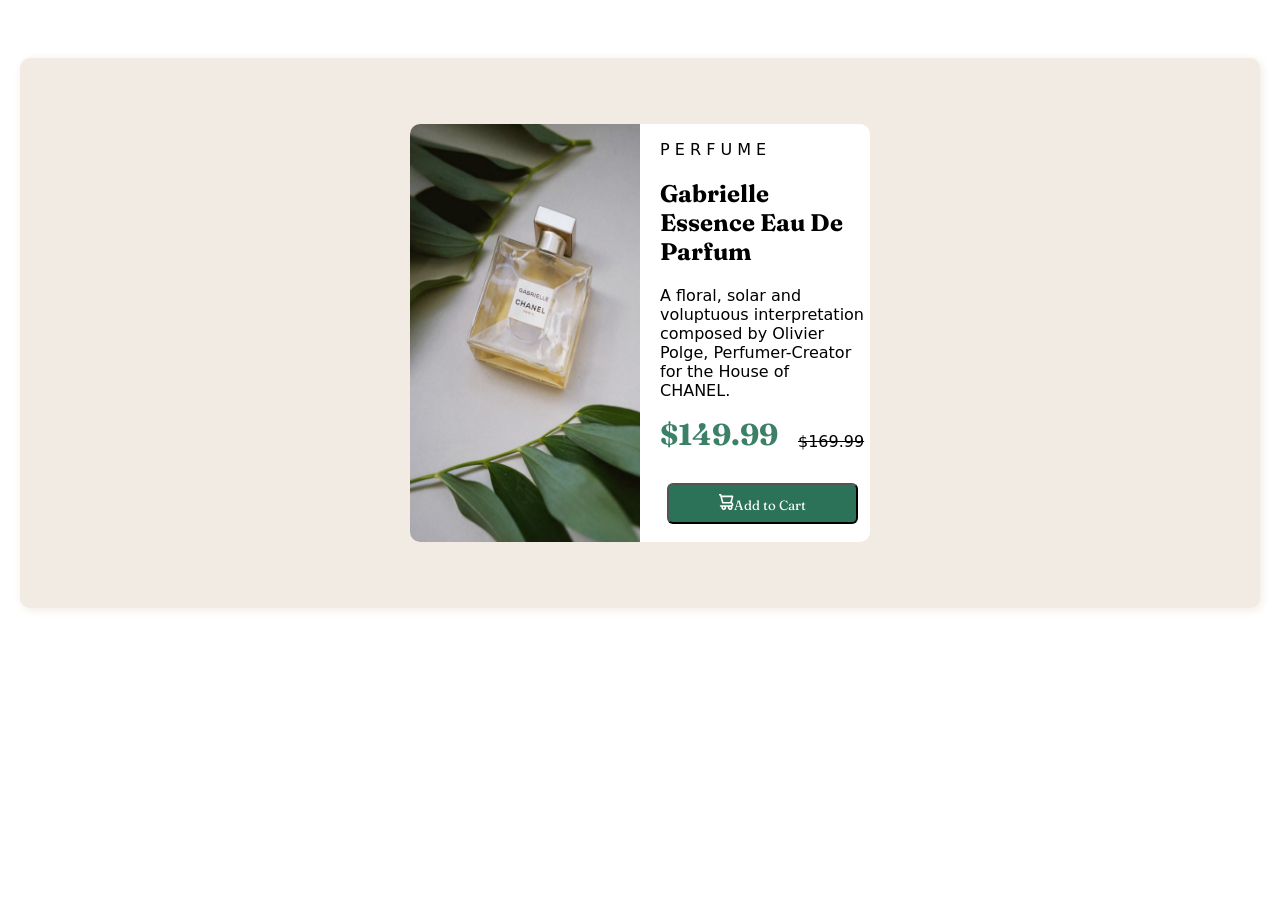
<file: level 047/index.html>
<!DOCTYPE html>
<html lang="en">
<head>
  <meta charset="UTF-8">
  <meta name="viewport" content="width=device-width, initial-scale=1.0"> <!-- displays site properly based on user's device -->

  <link rel="icon" type="image/png" sizes="32x32" href="./images/favicon-32x32.png">
  
  <title>Frontend Mentor | Product preview card component</title>
  <link rel="stylesheet" href="style.css">
  <!-- Feel free to remove these styles or customise in your own stylesheet 👍 -->
  <!-- <style>
    

  </style> -->
</head>
<body class="body">
  <div action="" class="forma">
    <div class="divimg">
      
    <div class="d1">
      <img src="./images/image-product-desktop.jpg" alt="" class="img">
    </div>
    <div class="texts">
    <p class="pp">P e r f u m e</p> 
    <h2 class="h2">Gabrielle Essence Eau De Parfum</h2>
    
    <p class="p2">A floral, solar and voluptuous interpretation composed by Olivier Polge, 
    Perfumer-Creator for the House of CHANEL.
    <div class="price">
      <p class="prc1">$149.99</p>
      <p class="prc2">$169.99</p>
    </div>

    <div class="button">
      
      <button class="btn"><svg width="15" height="16" xmlns="http://www.w3.org/2000/svg"><path d="M14.383 10.388a2.397 2.397 0 0 0-1.518-2.222l1.494-5.593a.8.8 0 0 0-.144-.695.8.8 0 0 0-.631-.28H2.637L2.373.591A.8.8 0 0 0 1.598 0H0v1.598h.983l1.982 7.4a.8.8 0 0 0 .799.59h8.222a.8.8 0 0 1 0 1.599H1.598a.8.8 0 1 0 0 1.598h.943a2.397 2.397 0 1 0 4.507 0h1.885a2.397 2.397 0 1 0 4.331-.376 2.397 2.397 0 0 0 1.12-2.021ZM11.26 7.99H4.395L3.068 3.196h9.477L11.26 7.991Zm-6.465 6.392a.8.8 0 1 1 0-1.598.8.8 0 0 1 0 1.598Zm6.393 0a.8.8 0 1 1 0-1.598.8.8 0 0 1 0 1.598Z" fill="#FFF" class="svg"/></svg>Add to Cart</button>
      
    </div>
    
    </p>
  </div>
  </div>
    
  </div>
  <!-- <div class="attribution">
    Challenge by <a href="https://www.frontendmentor.io?ref=challenge" target="_blank">Frontend Mentor</a>. 
    Coded by <a href="#">Your Name Here</a>.
  </div> -->

</body>
</html>
</file>
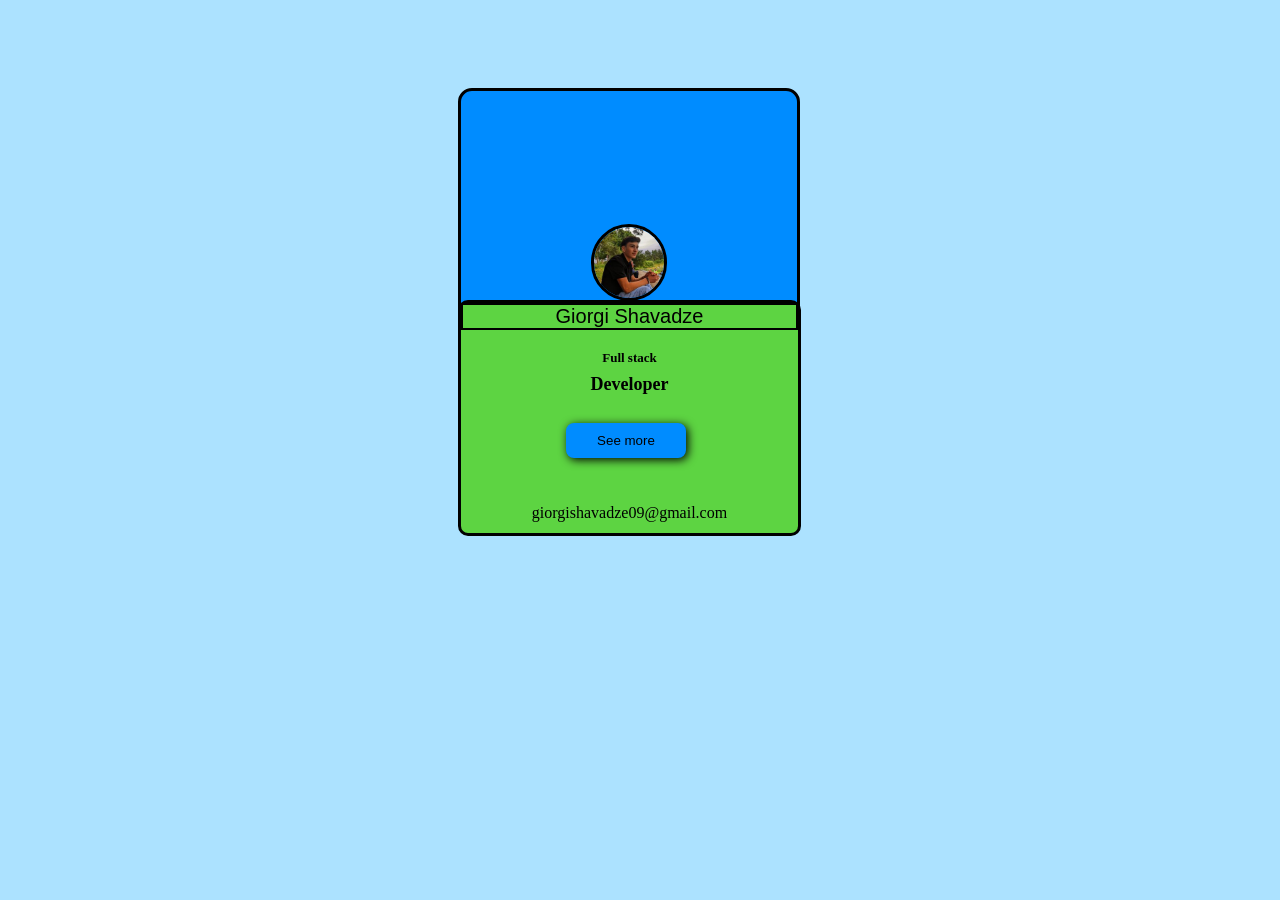
<file: level 041/homework/index.html>
<!DOCTYPE html>
<html lang="en">
<head>
    <meta charset="UTF-8">
    <meta name="viewport" content="width=device-width, initial-scale=1.0">
    <title>My profile</title>
    <link rel="stylesheet" href="./css/style.css">
</head>
<body>
    <form action="" class="main">
        <div class="image">
            <img src="./img/me.jpg" alt="me" class="me">
        </div>
    </form>
    <form action="#" class="info">
        <div class="name">
            <p class="fulname">Giorgi Shavadze</p>
        </div>
        <div class="job">
            <p class="full">Full stack</p>
            <p class="developer">Developer</p>
        </div>
        <div class="btn">
            <button class="button"><a href="profile.html">See more</a></button>
        </div>
        <div class="mail">
            <p>giorgishavadze09@gmail.com</p>
        </div>
    </form>
</body>
</html>
</file>
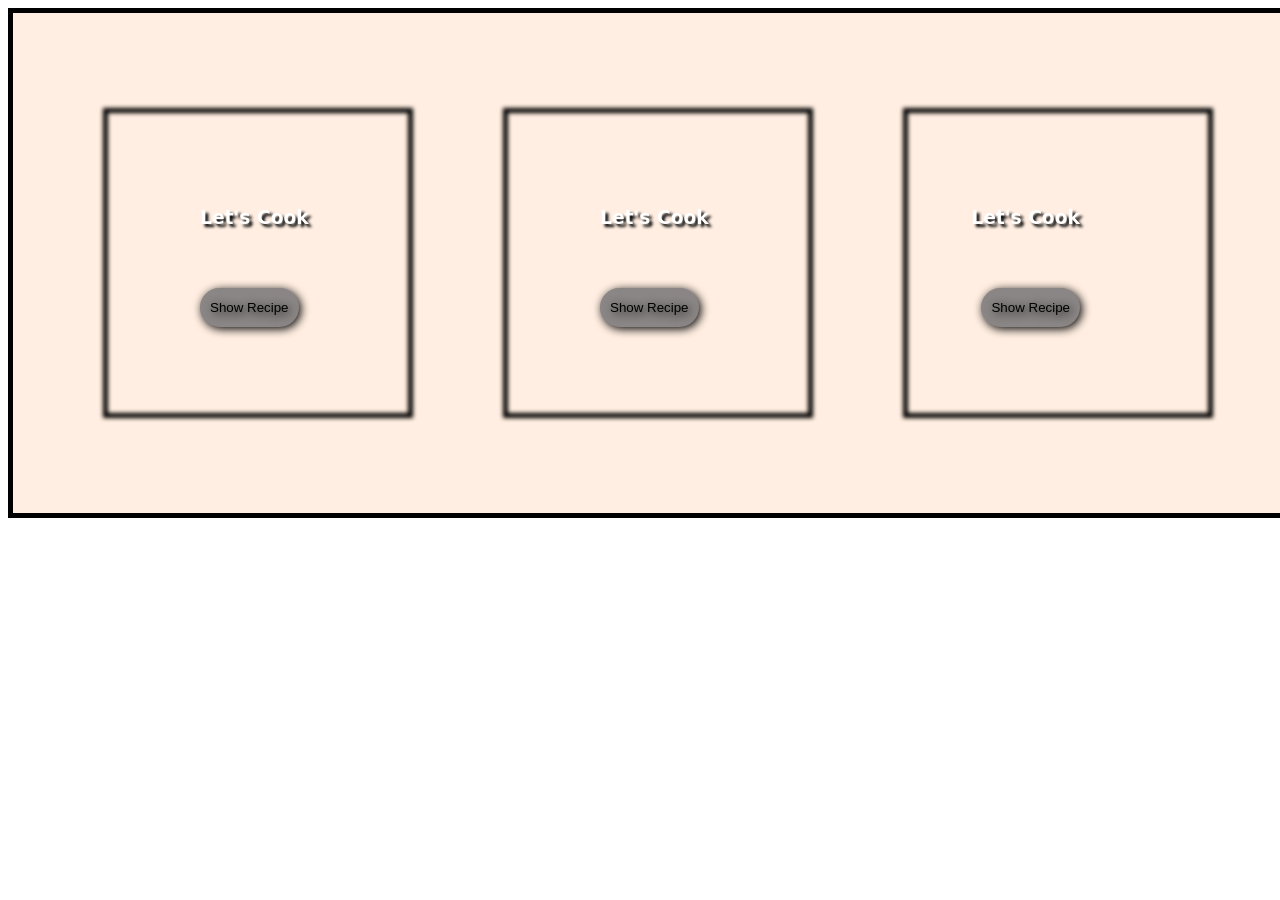
<file: level 045/homework/index.html>
<!DOCTYPE html>
<html lang="en">
<head>
    <meta charset="UTF-8">
    <meta name="viewport" content="width=device-width, initial-scale=1.0">
    <title>Document</title>
    <link rel="stylesheet" href="style.css">
</head>
<body>
    <div class="food">
        <div class="food1"> 
         
        </div>
        <div class="food2"> 
        </div>
        
        <div class="food3">
           
        </div>
    <div class="bth">
        <h3 class="h1">Let's Cook</h3>
        <h3 class="h2">Let's Cook</h3>
        <h3 class="h3">Let's Cook</h3>
        <button class="btn">Show Recipe</button>
        <button class="btn1">Show Recipe</button>
        <button class="btn2">Show Recipe</button>
    </div>
    </div>
   
</body>
</html>
</file>
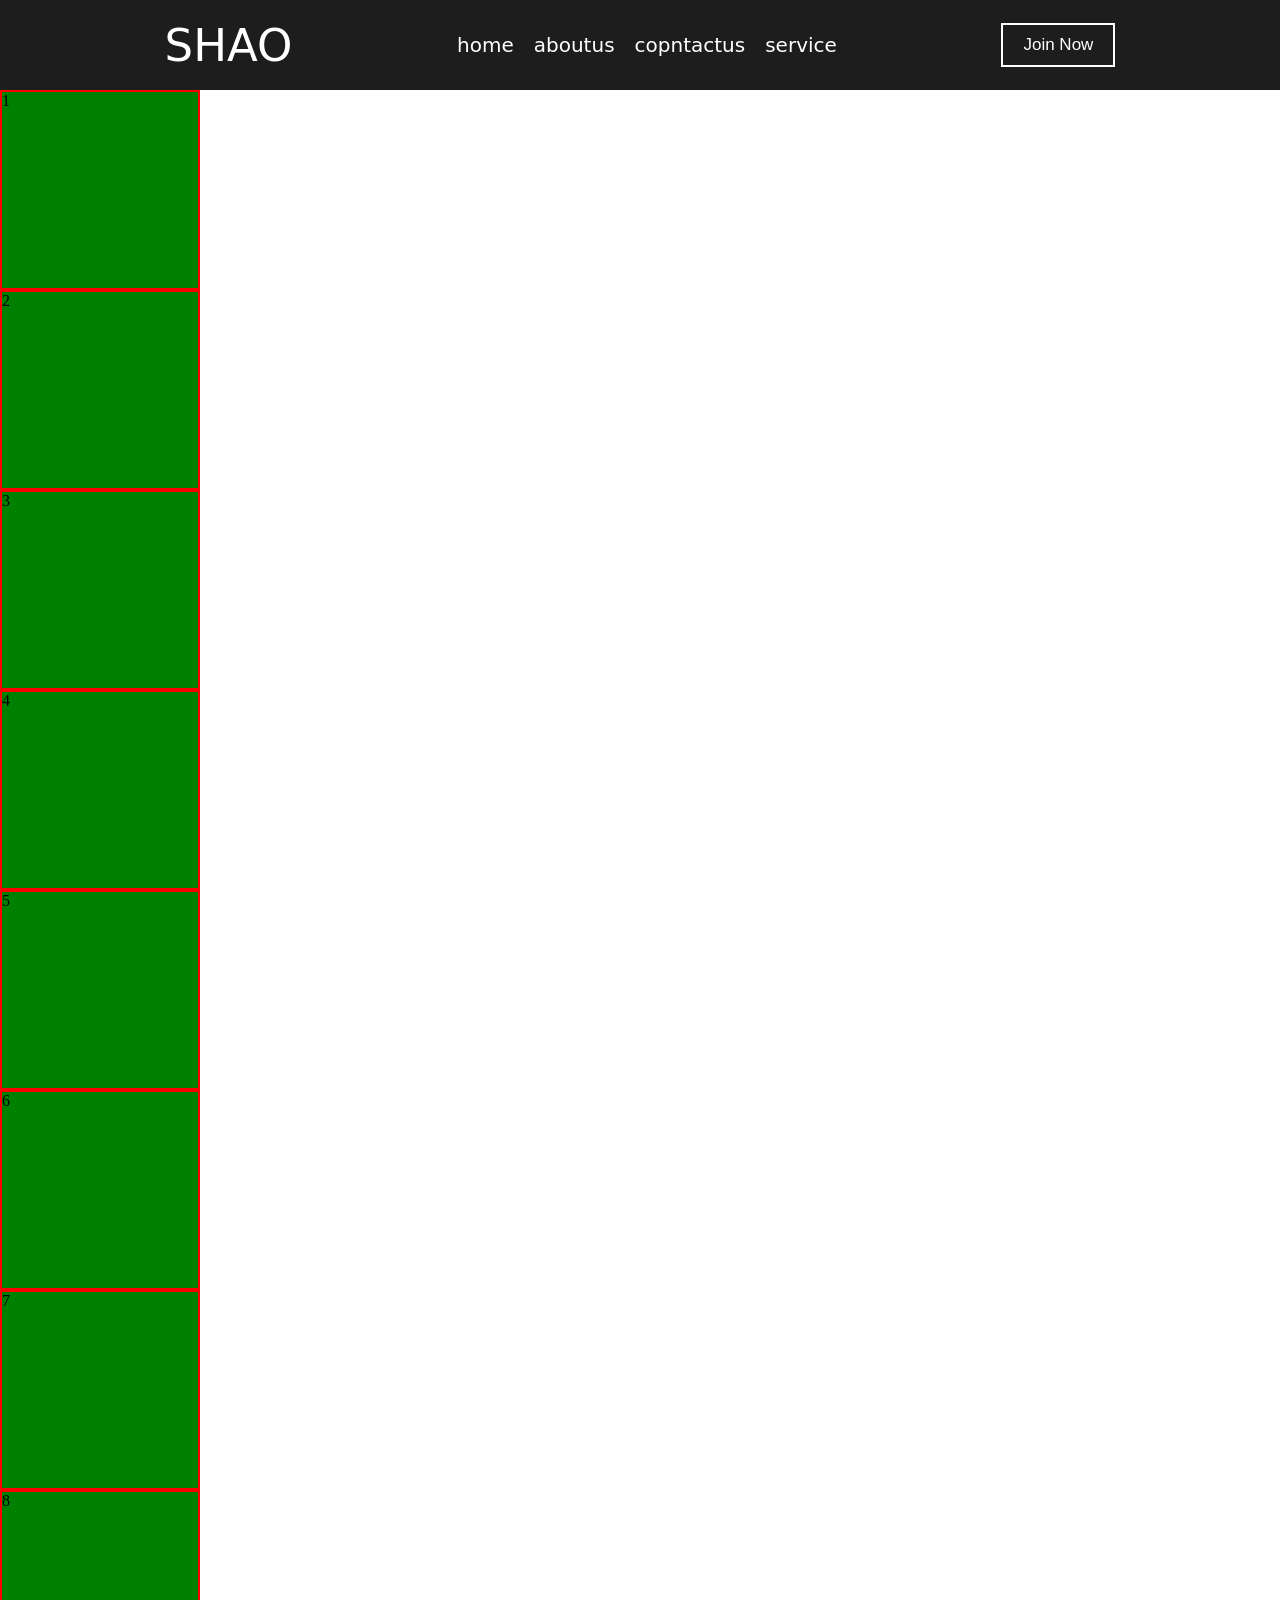
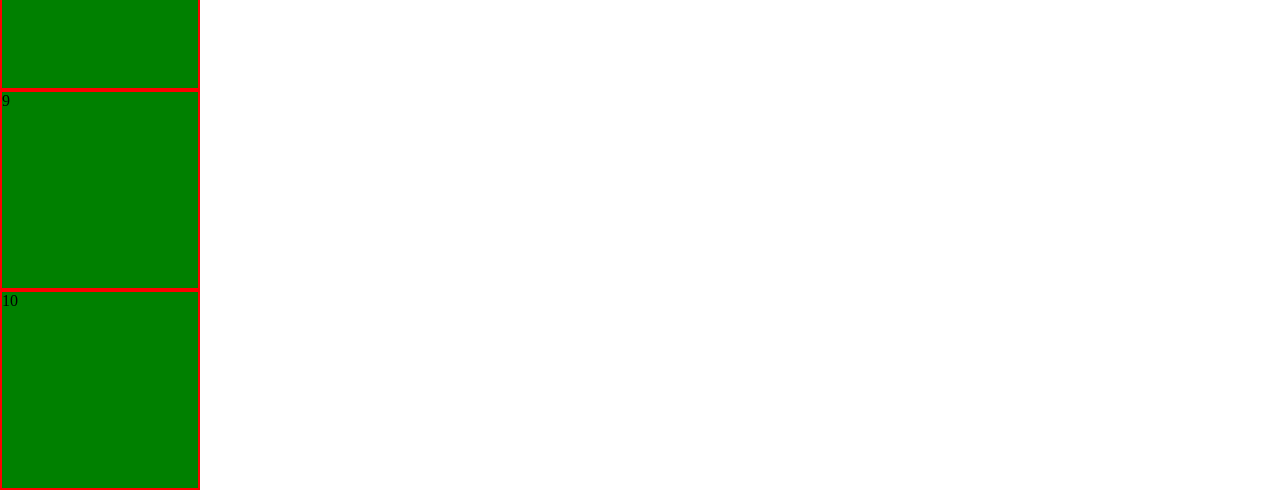
<file: level 050/classwork2/index.html>
<!DOCTYPE html>
<html lang="en">
<head>
    <meta charset="UTF-8">
    <meta name="viewport" content="width=device-width, initial-scale=1.0">
    <title>Document</title>
    <link rel="stylesheet" href="style.css">
</head>
<body>
    <header>
        <h1>shao</h1>
        <nav>
            
            <ul>
                <li><a href="">home</a></li>
                <li><a href="">aboutus</a></li>
                <li><a href="">copntactus</a></li>
                <li><a href="">service</a></li>
            </ul>
            
        </nav>
        <button> join now</button>
    </header>
    <main>
        <section>1</section>
        <section>2</section>
        <section>3</section>
        <section>4</section>
        <section>5</section>
        <section>6</section>
        <section>7</section>
        <section>8</section>
        <section>9</section>
        <section>10</section>
    </main>
</body>
</html>
</file>
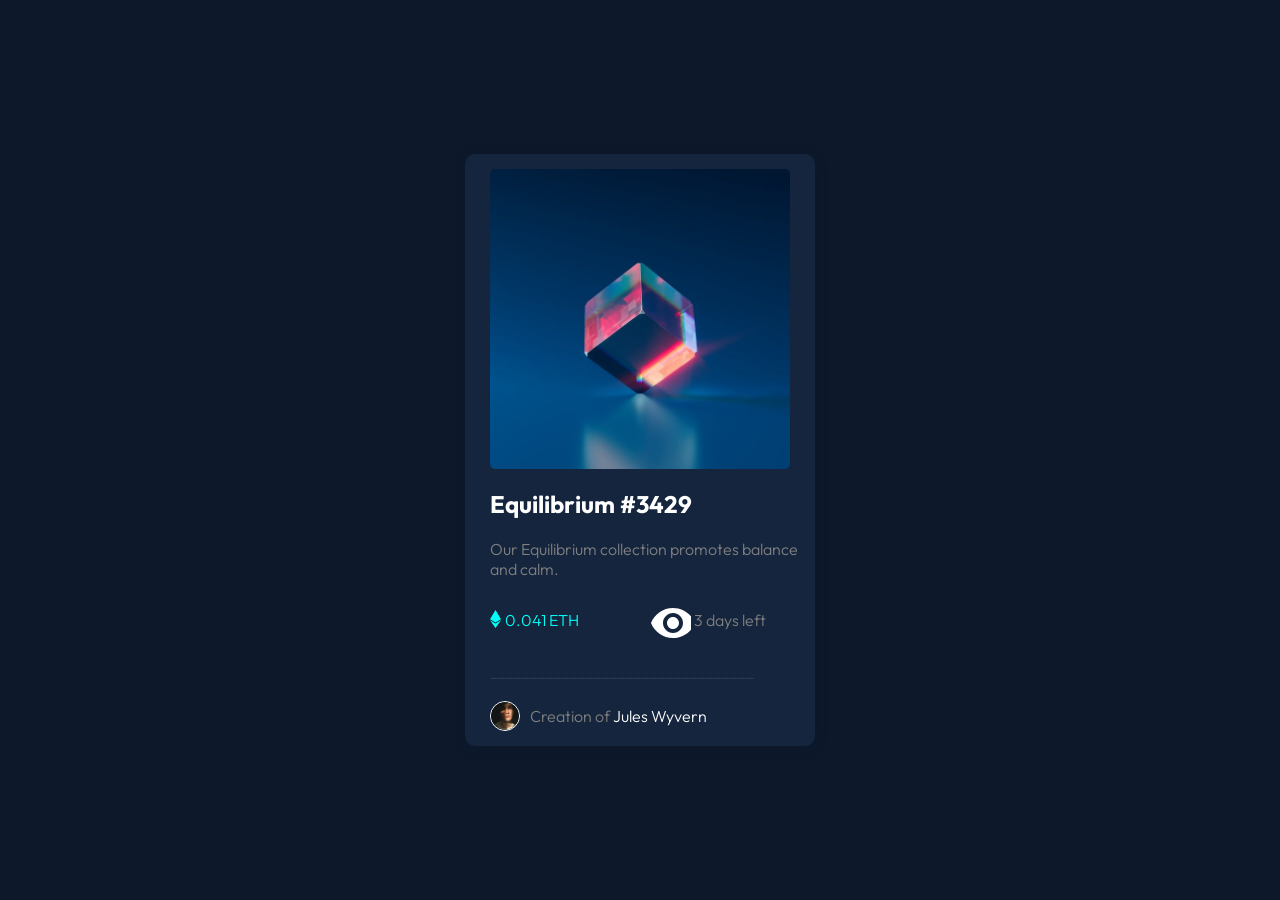
<file: level 050/homework/index.html>
<!DOCTYPE html>
<html lang="en">
<head>
  <meta charset="UTF-8">
  <meta name="viewport" content="width=device-width, initial-scale=1.0"> 

  <link rel="icon" type="image/png" sizes="32x32" href="./images/favicon-32x32.png">
  
  <title>Frontend Mentor | NFT preview card component</title>
<link rel="stylesheet" href="style.css">
  <style>
    .attribution { font-size: 11px; text-align: center; }
    .attribution a { color: hsl(228, 45%, 44%); }
  </style>
</head>
<body>
  <main>
  <div class="main">
    <img src="./images/image-equilibrium.jpg" alt="" class="image"> <br>
  <h2 class="equilibrium">Equilibrium #3429</h2> <br>
  <p class="about">Our Equilibrium collection promotes balance and calm.</p><br>
<div class="paragraphs">
  <div class="prc">
    <svg width="11" height="18" xmlns="http://www.w3.org/2000/svg"><path d="M11 10.216 5.5 18 0 10.216l5.5 3.263 5.5-3.262ZM5.5 0l5.496 9.169L5.5 12.43 0 9.17 5.5 0Z" fill="#00FFF8"/></svg>
    <p class="price">0.041 ETH</p>
  </div>
  <div class="dta">
    <svg  width="42" height="42" xmlns="http://www.w3.org/2000/svg" class="svg"><g fill="none" fill-rule="evenodd"><path d="M0 0h48v48H0z"/><path d="M24 9C14 9 5.46 15.22 2 24c3.46 8.78 12 15 22 15 10.01 0 18.54-6.22 22-15-3.46-8.78-11.99-15-22-15Zm0 25c-5.52 0-10-4.48-10-10s4.48-10 10-10 10 4.48 10 10-4.48 10-10 10Zm0-16c-3.31 0-6 2.69-6 6s2.69 6 6 6 6-2.69 6-6-2.69-6-6-6Z" fill="#FFF" fill-rule="nonzero"/></g></svg>
    <p class="date">3 days left</p>
  </div>
</div> <br> 
<p class="line">_________________________________</p><br>
<div class="avatar">
  <img src="./images/image-avatar.png" alt="" class="profile">
  <p class="creaton">Creation of <span class="name"> Jules Wyvern</span></p>
</div>  
</div>
</main>
  <!-- <div class="attribution">
    Challenge by <a href="https://www.frontendmentor.io?ref=challenge" target="_blank">Frontend Mentor</a>. 
    Coded by <a href="#">Your Name Here</a>.
  </div> -->

</body>
</html>
</file>
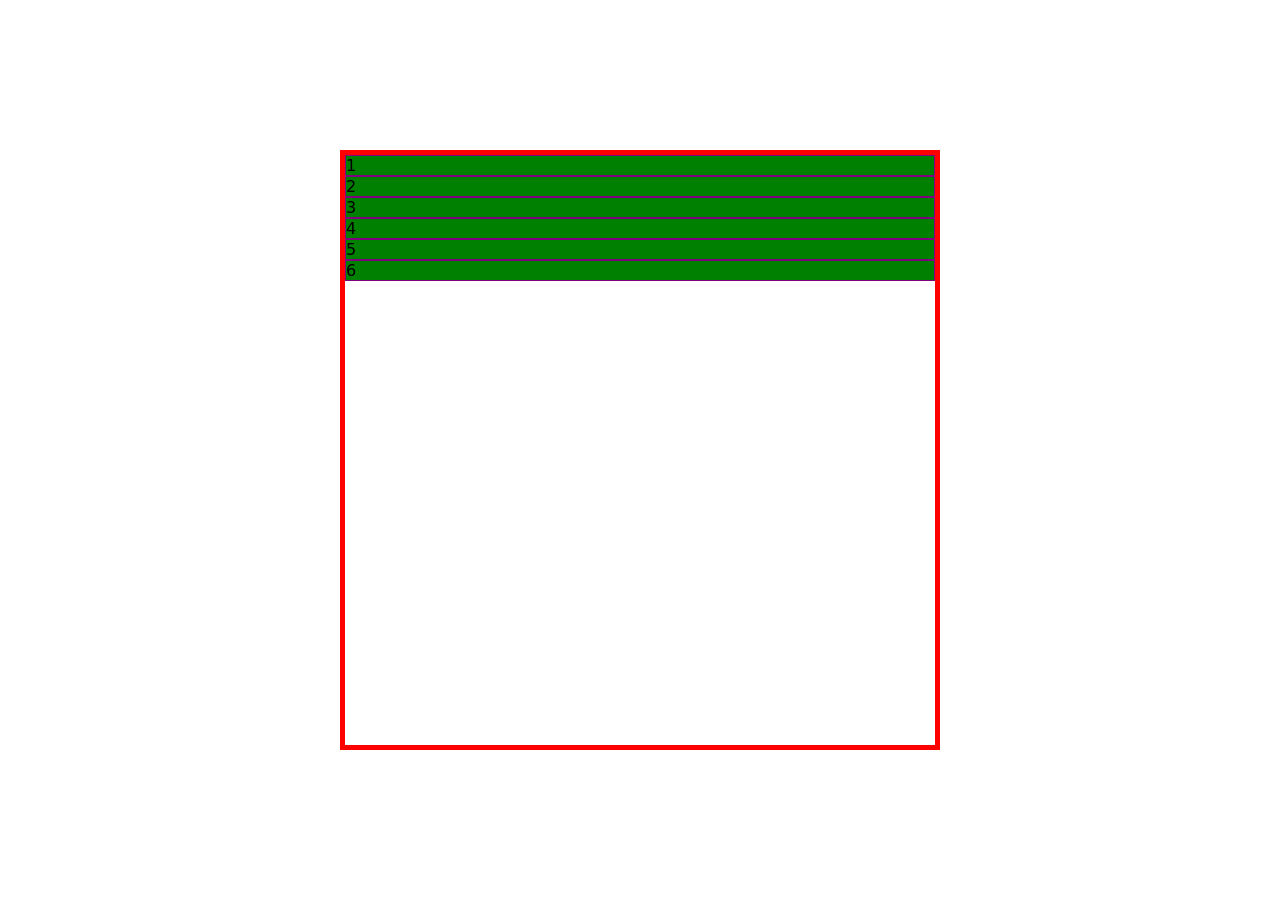
<file: level 051/classwork/index.html>
<html></html>
    <head>
        <title>Mercedes Benz</title>
        <link rel="stylesheet" href="style.css">
    </head>
    <body>
        

        <main>
            <section>1</section>
            <section>2</section>
            <section>3</section>
            <section>4</section>
            <section>5</section>
            <section>6</section>
        </main>
        

    </body>
</html>
</file>
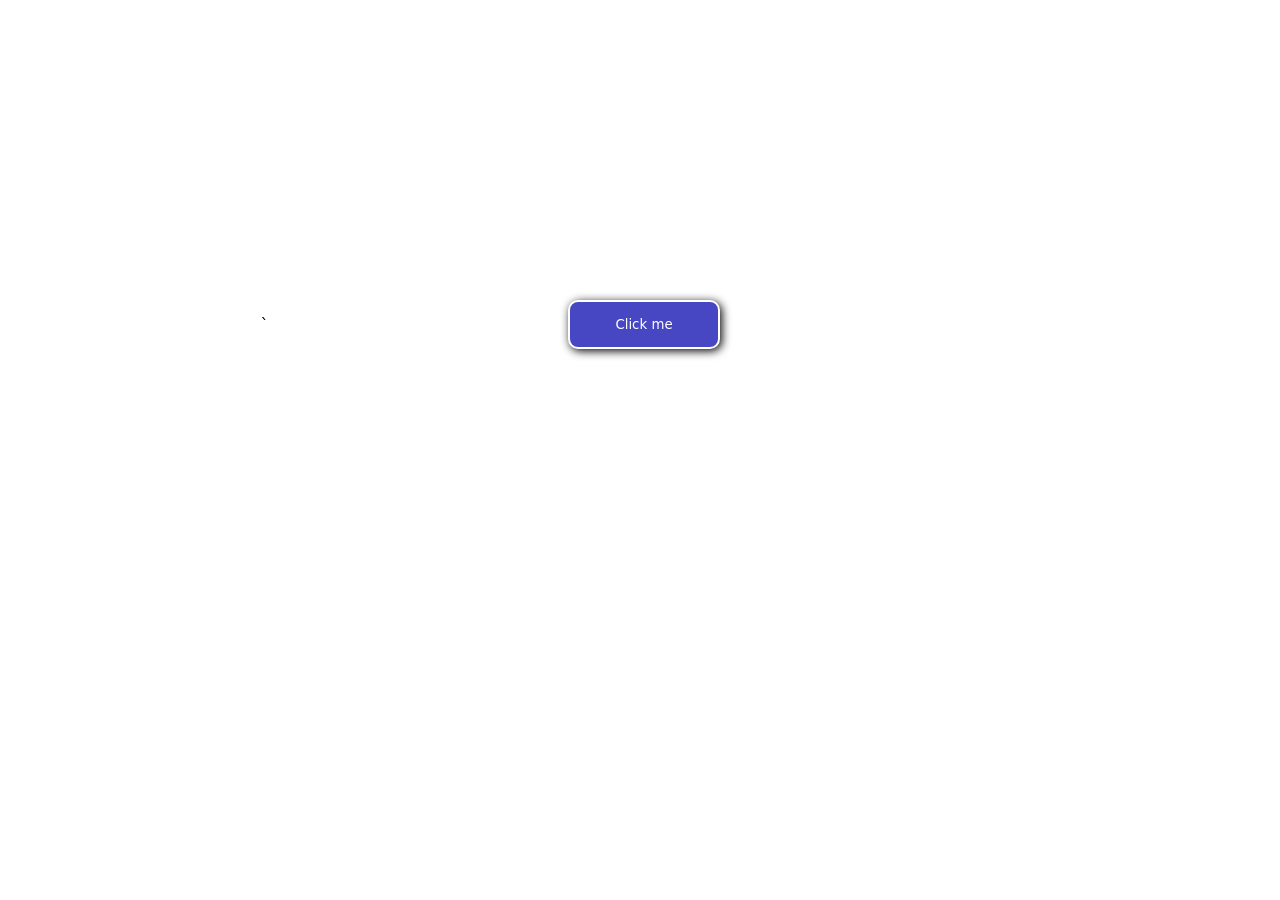
<file: level 056/classwork/index.html>
<!DOCTYPE html>
<html lang="en">
<head>
    <meta charset="UTF-8">
    <meta name="viewport" content="width=device-width, initial-scale=1.0">`
    <title>Document</title>
    <style>
        *{
            margin: 0;
            padding: 0;
            font-family: system-ui, -apple-system, BlinkMacSystemFont, 'Segoe UI', Roboto, Oxygen, Ubuntu, Cantarell, 'Open Sans', 'Helvetica Neue', sans-serif;
        }
        body{
            
            display: flex;
            justify-content: center;
            align-items: center;
            
        }
        section{
            margin: 300px;
            display: flex;
            justify-content: center;
            align-items: center;

        }
        button{
            color: #fff;
            cursor: pointer;
            padding: 15px 45px;
            background-color: rgb(71, 71, 196);
            border: 2px solid #fff ;
            border-radius: 10px;
            box-shadow: 2px 2px 10px #000000;

        }
        button:hover{
            background-color: white;
            border: 2px solid black;
            color: black;
        }
    </style> 
</head>
<body>
    <section>
            <button onclick="alert('Button clicked!')">Click me</button>
    </section>


</body>
</html>
</file>
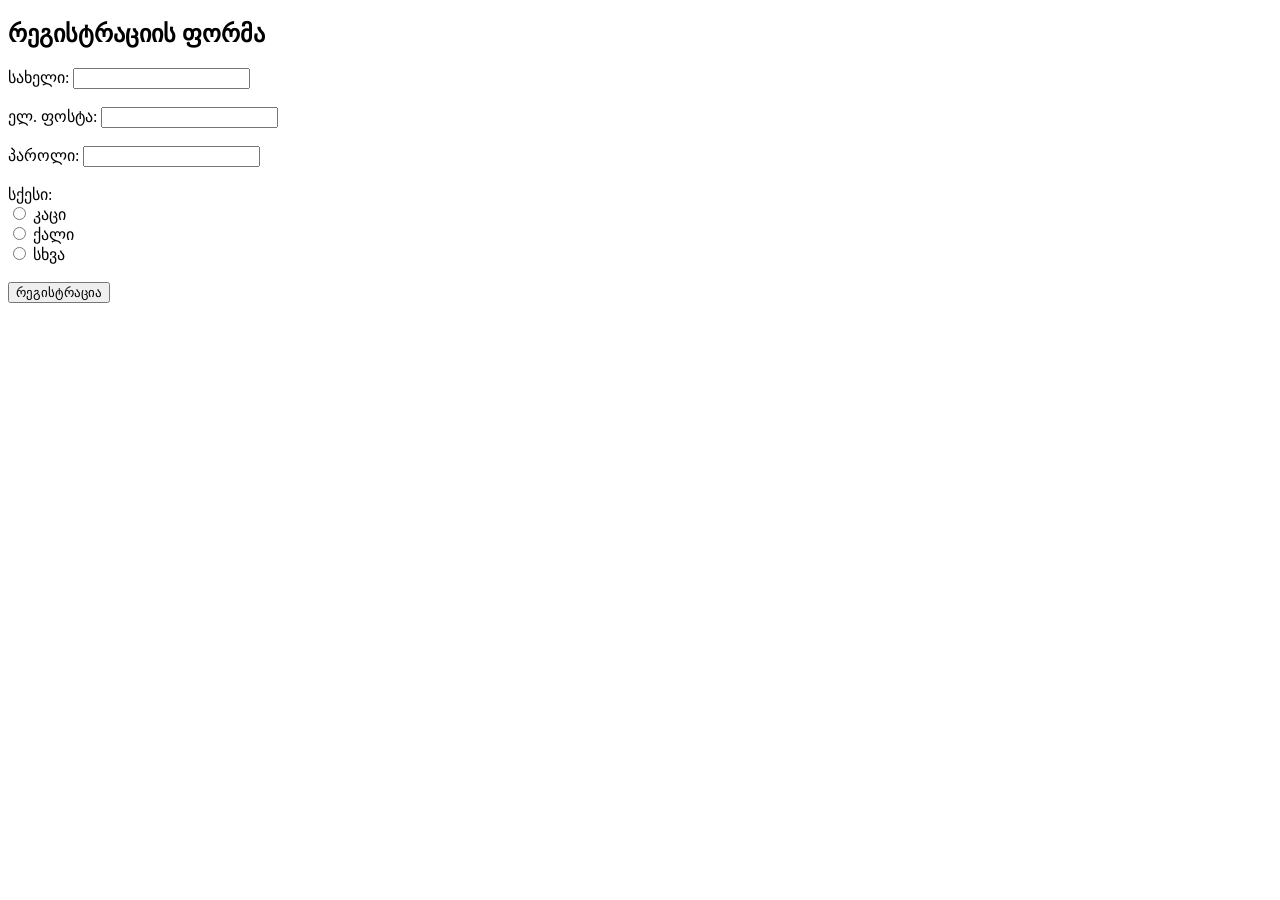
<file: level 064/homework/index.html>
<!DOCTYPE html>
<html lang="ka">
<head>
    <meta charset="UTF-8">
    <meta name="viewport" content="width=device-width, initial-scale=1.0">
    <title>რეგისტრაციის ფორმა</title>
    <script>
        const dateBase = [];

        function register() {
            const name = document.getElementById("name").value;
            const email = document.getElementById("email").value;
            const password = document.getElementById("password").value;
            const gender = document.querySelector('input[name="gender"]:checked');

            if (password.length < 8) {
                alert("Password is too short");
                return; 
            }
            if (!gender) {
                alert("გთხოვთ, აირჩიოთ სქესი.");
                return; 
            }
            const userData = {
                name: name,
                email: email,
                password: password,
                gender: gender.value
            };
            dateBase.push(userData);

            console.log(dateBase);
            alert("რეგისტრაცია წარმატებით დასრულდა!");
        }
    </script>
</head>
<body>
    <h2>რეგისტრაციის ფორმა</h2>
    <form onsubmit="event.preventDefault(); register();">
        <label for="name">სახელი:</label>
        <input type="text" id="name" name="name" required><br><br>

        <label for="email">ელ. ფოსტა:</label>
        <input type="email" id="email" name="email" required><br><br>

        <label for="password">პაროლი:</label>
        <input type="password" id="password" name="password" required><br><br>

        <label>სქესი:</label><br>
        <input type="radio" id="male" name="gender" value="male">
        <label for="male">კაცი</label><br>
        <input type="radio" id="female" name="gender" value="female">
        <label for="female">ქალი</label><br>
        <input type="radio" id="other" name="gender" value="other">
        <label for="other">სხვა</label><br><br>

        <button type="submit">რეგისტრაცია</button>
    </form>
</body>
</html>
</file>
<file: level 047/style.css>
@import url('https://fonts.googleapis.com/css2?family=Fraunces:ital,opsz,wght@0,9..144,100..900;1,9..144,100..900&display=swap');

.attribution { font-size: 11px; text-align: center; }
    .attribution a { color: hsl(228, 45%, 44%); }
    .body{
      
      display: flex;
      justify-content: center;
      align-items: center;

    }
    .forma{
      margin-top: 50px;
      display: flex;
      justify-content: center;
      align-items: center;
      border-radius: 10px;
      width: 1240px;
      height: 550px;
      box-shadow: 2px 2px 10px hsl(30, 38%, 92%) ;
      background-color:  hsl(30, 38%, 92%) ;

      
    }

.h2{
    font-family: "Fraunces", serif;

}
    .divimg{
      display: flex;
      
      border: none;
      width: 460px;
      background-color: white;
      border-radius: 10px;  

      
      
    }
    .d1{
      display: flex;
      justify-content: center;
      
    }
    
    .img{
     border-bottom-left-radius: 10px;
     border-top-left-radius: 10px;
     
      width: 230px;
      
    }
    .p2{
      font-family: system-ui, -apple-system, BlinkMacSystemFont, 'Segoe UI', Roboto, Oxygen, Ubuntu, Cantarell, 'Open Sans', 'Helvetica Neue', sans-serif;
      font-weight: 100;
    }
    .pp{

      font-family: system-ui, -apple-system, BlinkMacSystemFont, 'Segoe UI', Roboto, Oxygen, Ubuntu, Cantarell, 'Open Sans', 'Helvetica Neue', sans-serif;
      font-weight: 500 700;
      text-transform: uppercase;
        
    }
    .texts{
      margin-left: 20px;
      margin-right: 20px;
      
      
      
    }

.price{
    display: flex;
    gap: 20px;
    align-items: center;
    text-align: center;
    margin-bottom: 0;
    
}
.prc1{
    margin-top: 0;
    font-size: 30px;
    font-family: "Fraunces", serif;
    font-weight: 700; 
    color: hsl(158, 36%, 37%);  
}
.prc2{
    font-weight: 100;
    margin-top: 0;
    text-decoration: line-through;
    font-family: system-ui, -apple-system, BlinkMacSystemFont, 'Segoe UI', Roboto, Oxygen, Ubuntu, Cantarell, 'Open Sans', 'Helvetica Neue', sans-serif;

}
.button{
    margin: 0;
    display: flex;
    justify-content: center;
    
}
.btn{
    padding: 9px 50px;
    margin-bottom: 2px;
    background:  hsl(158, 44%, 31%);
    color: white;
    font-family: "Fraunces", serif;
    border-radius: 6px;
   cursor:pointer
}

.svg{
    display: flex;
    justify-content: space-around;
    margin-left: 10px;
    position: relative;
    right: 10px;
   
}
</file>
<file: level 041/homework/css/style.css>
body{
    background-color: #ace2ff;
}
.main{
    border: 3px solid #000;
    border-radius: 14px;
    background-color: #008cff;
    display: inline-block;
    padding: 180px 130px;
    position: relative;
    left: 450px;
    top: 80px;
}
.me{
    border: 3px solid #000;
    border-radius: 100px;
    width: 70px;
    position: relative;
    top: -47px;
}
.info{
    border: 3px solid #000;
    border-radius: 10px;
    background-color: #5dd442;
    display: inline-block;
    position: relative;
    top: 240px;
    left: 104px;
    width: 337px;
    height: 230px;
}
.fulname{
    font-family:Verdana, Geneva, Tahoma, sans-serif ;
    font-size: 20px;
    text-align: center;
    position: relative;
    top: -20px;
    border: 2px solid #000;
        
}


.full{
    font-size: 13px;
    position: relative;
    top: -20px;
    
    font-weight: bold;
    text-align: center;
}
.developer{
    font-size: 18px;
    position: relative;
    top: -30px;
   
    font-weight: bold;
    text-align: center;
}
.button{
    border: 3px solid #008cff;
    border-radius: 8px;
    display: inline-block;
    width: 120px;
    height: 35px;
    position: relative;
    left: 105px;
    top: -20px;
    background: #008cff;
    box-shadow: 2px 2px 10px #000;
    
}
.btn a{
    text-decoration: none;
    color: #000;
}
.mail p{
    text-align: center;
    position: relative;
    top: 10px;

}
</file>
<file: level 045/homework/style.css>
.food{
    display: flex;
    justify-content: center;
    align-items: center;
    justify-content: space-evenly;
    width: 1380px;
    height: 500px;
    border: 5px solid black;
    background-color: #ffeee1;
}
.food1{
    justify-content: center;
    background-image: url(https://itsavegworldafterall.com/wp-content/uploads/2023/04/Avocado-Caesar-Salad-FI-500x500.jpg);
    background-size: 300px;
    background-repeat: no-repeat;
    width: 300px;
    height: 300px;
    border: 5px solid black;
    filter: blur(2px);
    
}
.food2{
    justify-content: center;
    background-image: url(https://www.wholesomeyum.com/wp-content/uploads/2017/04/wholesomeyum-Big-Mac-Salad-Cheeseburger-Salad-33-500x500.jpg);
    background-size: 300px;
    background-repeat: no-repeat;
    width: 300px;
    height: 300px;
    border: 5px solid black;
    filter: blur(2px);
}
.food3{
    justify-content: center;
    background-image: url(https://images.immediate.co.uk/production/volatile/sites/30/2023/04/Crunchy-noodle-salad-28cd0ec.jpg?quality=90&resize=556,505);
    background-size: 300px 300px;
    background-repeat: no-repeat;
    width: 300px;
    height: 300px;
    border: 5px solid black;
    filter: blur(2px);
    /* margin: auto; */

    
}
.btn{
   /* margin: 100px; */
   position: absolute;
   right: 200px;
   margin-top: 100px;
   padding: 12px 10px;
   background-color: #8b8686;
   border: none;
    border-radius: 100px;
    cursor: pointer;
    filter: none;
    text-shadow: 2px 2px 10px rgb(0, 0, 0);
    box-shadow: 2px 2px 10px black;
}
.btn1{
    /* margin: 100px; */
    position: absolute;
    left: 600px;
    margin-top: 100px;
    padding: 12px 10px;
    background-color: #8b8686;
    border: none;
     border-radius: 100px;
     cursor: pointer;
     filter: none;
     text-shadow: 2px 2px 10px rgb(0, 0, 0);
     box-shadow: 2px 2px 10px black;
    }
 .btn2{
    /* margin: 100px; */
    position: absolute;
    left: 200px;
    margin-top: 100px;
    padding: 12px 10px;
    background-color: #8b8686;
    border: none;
     border-radius: 100px;
     cursor: pointer;
     filter: none;
     text-shadow: 2px 2px 10px rgb(0, 0, 0);
    box-shadow: 2px 2px 10px black;
    }


button:hover{
    background-color: #fff;
    
}

.h1{
    position: absolute;
    left: 200px;
    font-family: system-ui, -apple-system, BlinkMacSystemFont, 'Segoe UI', Roboto, Oxygen, Ubuntu, Cantarell, 'Open Sans', 'Helvetica Neue', sans-serif;
    color: #ffffff;
    text-shadow: 3px 3px 3px black;
}
.h2{
    position: absolute;
    left: 600px;
    font-family: system-ui, -apple-system, BlinkMacSystemFont, 'Segoe UI', Roboto, Oxygen, Ubuntu, Cantarell, 'Open Sans', 'Helvetica Neue', sans-serif;
    color: #ffffff;
    text-shadow: 3px 3px 3px black;

}

.h3{
    position: absolute;
    right: 200px;
    font-family: system-ui, -apple-system, BlinkMacSystemFont, 'Segoe UI', Roboto, Oxygen, Ubuntu, Cantarell, 'Open Sans', 'Helvetica Neue', sans-serif;
    color: #ffffff;
    text-shadow: 3px 3px 3px black;
}

.bth{
    margin-top: -150px;
    font-family: system-ui, -apple-system, BlinkMacSystemFont, 'Segoe UI', Roboto, Oxygen, Ubuntu, Cantarell, 'Open Sans', 'Helvetica Neue', sans-serif;
    color: #ffffff;
    text-shadow: 3px 3px 3px black;
}
</file>
<file: level 050/classwork2/style.css>
*{
    margin: 0;
    padding: 0;
    box-sizing: border-box;
}
header{

    width: 100%;
    height: 90px;
    background-color: rgb(29, 29, 29);

    display: flex;
    justify-content: space-evenly;
    align-items: center;
    
    position: fixed;
}
h1{
    font-size: 45px;
    color: white;
    text-transform: uppercase;
    font-family: system-ui, -apple-system, BlinkMacSystemFont, 'Segoe UI', Roboto, Oxygen, Ubuntu, Cantarell, 'Open Sans', 'Helvetica Neue', sans-serif;
    font-weight: 200;
}
ul{
    list-style: none;
    display: flex;
    align-items: center;
    gap: 20px;
    font-family: system-ui, -apple-system, BlinkMacSystemFont, 'Segoe UI', Roboto, Oxygen, Ubuntu, Cantarell, 'Open Sans', 'Helvetica Neue', sans-serif;
}
a{
    color: white;
    text-decoration: none;
    font-size: 20px;

}
a:hover{
    text-decoration: underline;
    
}

button{
    padding: 10px 20px;
    background-color: transparent;
    border: 2px solid white;
    color: white;
    text-transform: capitalize;
    font-size: 17px;
    cursor: pointer;
}

button:hover{
    background-color: white;
    color:rgb(29, 29, 29);
}
section{
    border:2px solid red;
    background-color: green;
    width: 200px;
    height: 200px;
}
main{
    padding-top: 90px;
}
</file>
<file: level 050/homework/style.css>
@import url('https://fonts.googleapis.com/css2?family=Outfit:wght@100..900&display=swap');
*{
    margin: 0;
    padding: 0;
    box-sizing: border-box;
}

body{
    background-color: hsl(217, 54%, 11%);
    display: flex;
    justify-content: center;
    align-items: center;
    height: 100vh;
    color: white;
    font-family: "Outfit";
}
main{
    box-shadow: 2px 2px 10px hsl(217, 54%, 11%);
    display: flex;
    justify-content: center;
    width: 350px;
    background-color: hsl(216, 50%, 16%);
    border-radius: 10px;

    
}
.main{
    display: flex;
    margin:15px;
    margin-left: 25px;
    justify-content: center;
    flex-direction: column;
    
}
.image{
    border-radius: 5px;

    width: 300px;
}
p{
    font-size: 16px;
    font-weight: 300;
    color: gray;
}

.paragraphs{
    display: flex;
    align-items: center;
    gap: 70px;
}
.prc{
    display: flex;
    gap: 4px;
}
.prc p{
    display: flex;
    color: hsl(178, 100%, 50%);
   
}
.dta{
    display: flex;
    align-items: center;
    gap: 3px;
}
.avatar{
    display: flex;
    align-items: center;
    gap: 10px;
    font-weight: 100;
}
.profile{
    width: 30px;
    border: 1px solid white;
    border-radius: 50%;
}
.name{
    color: white;
}
.line{
    color: hsl(215, 32%, 27%);
}
</file>
<file: level 051/classwork/style.css>
* {
    padding: 0;
    margin: 0;
    box-sizing: border-box;
    font-family: system-ui, -apple-system, BlinkMacSystemFont, 'Segoe UI', Roboto, Oxygen, Ubuntu, Cantarell, 'Open Sans', 'Helvetica Neue', sans-serif;
}

body {
    display: flex;
    justify-content: center;
    align-items: center;
}

main {
    width: 600px;
    height: 600px;
    border: 5px solid red;

    
}

section {
    background-color: green;
    border: 1px solid purple;
}
</file>
